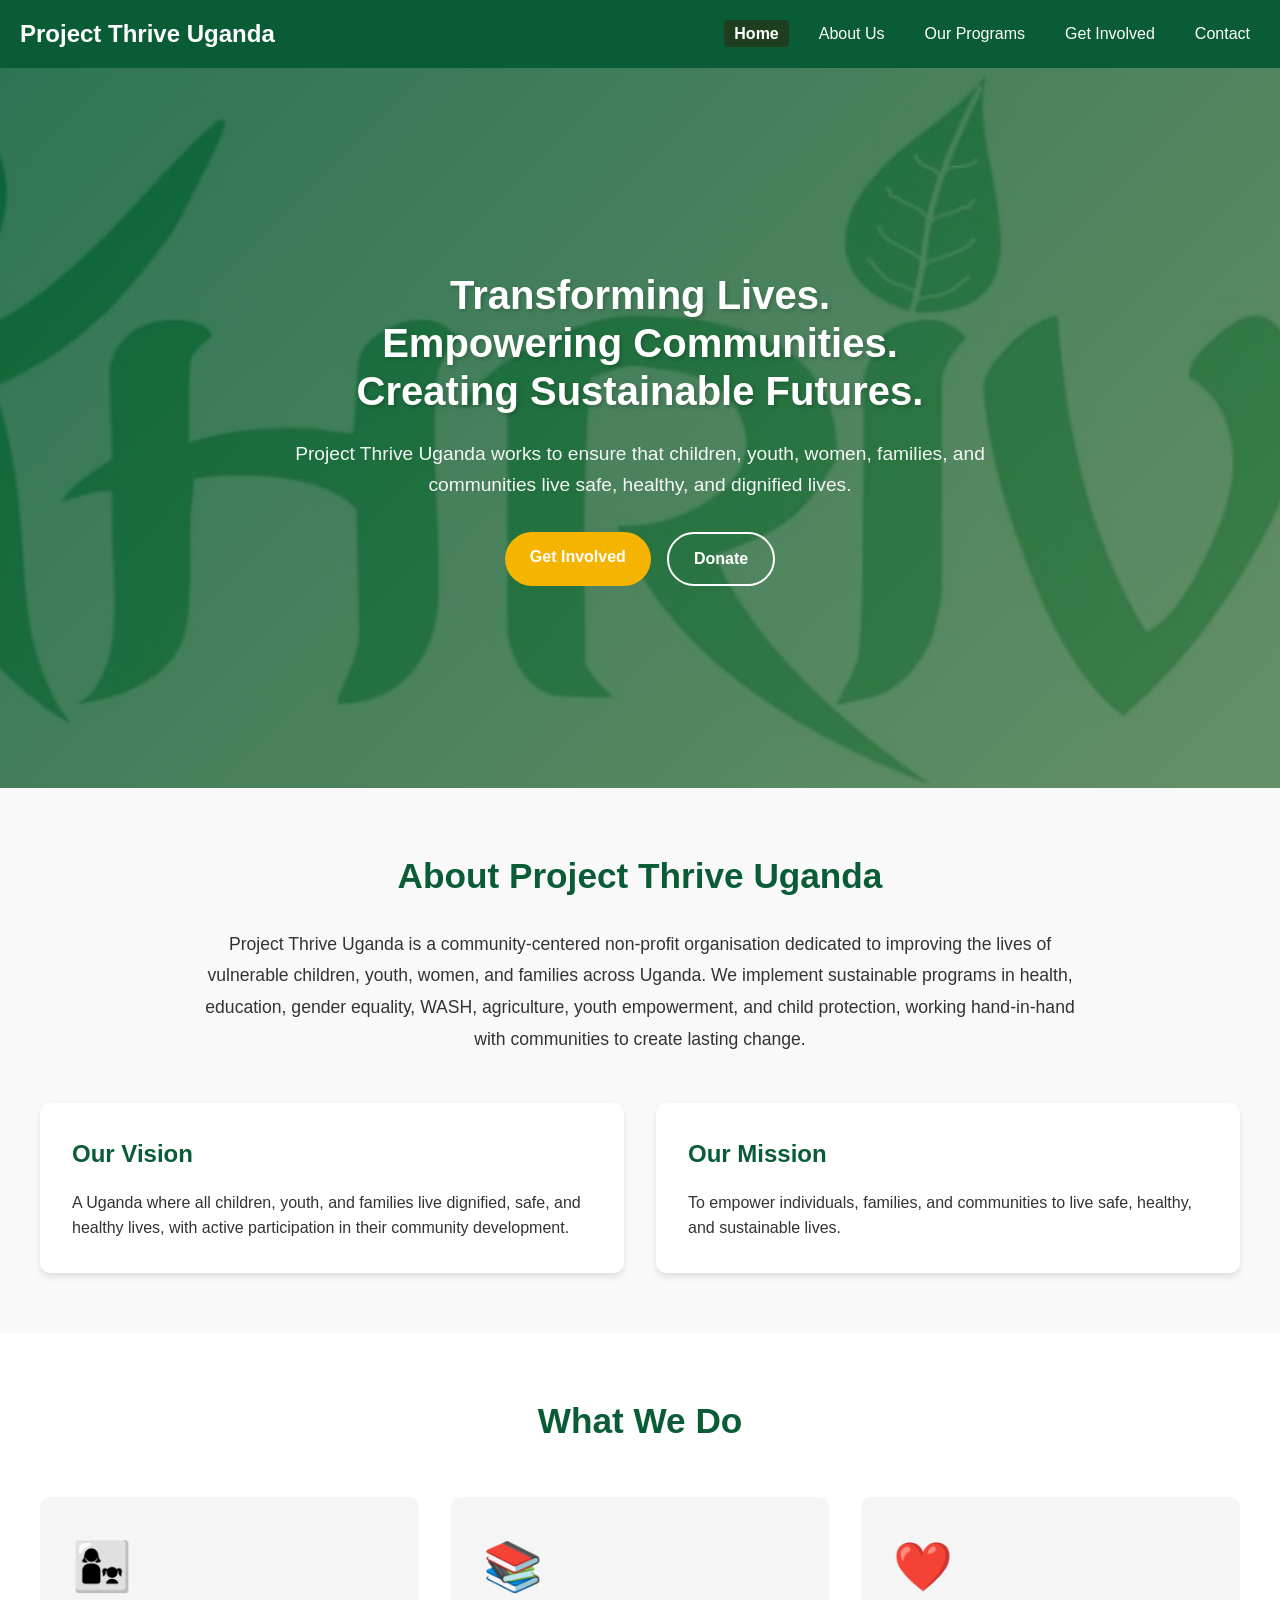
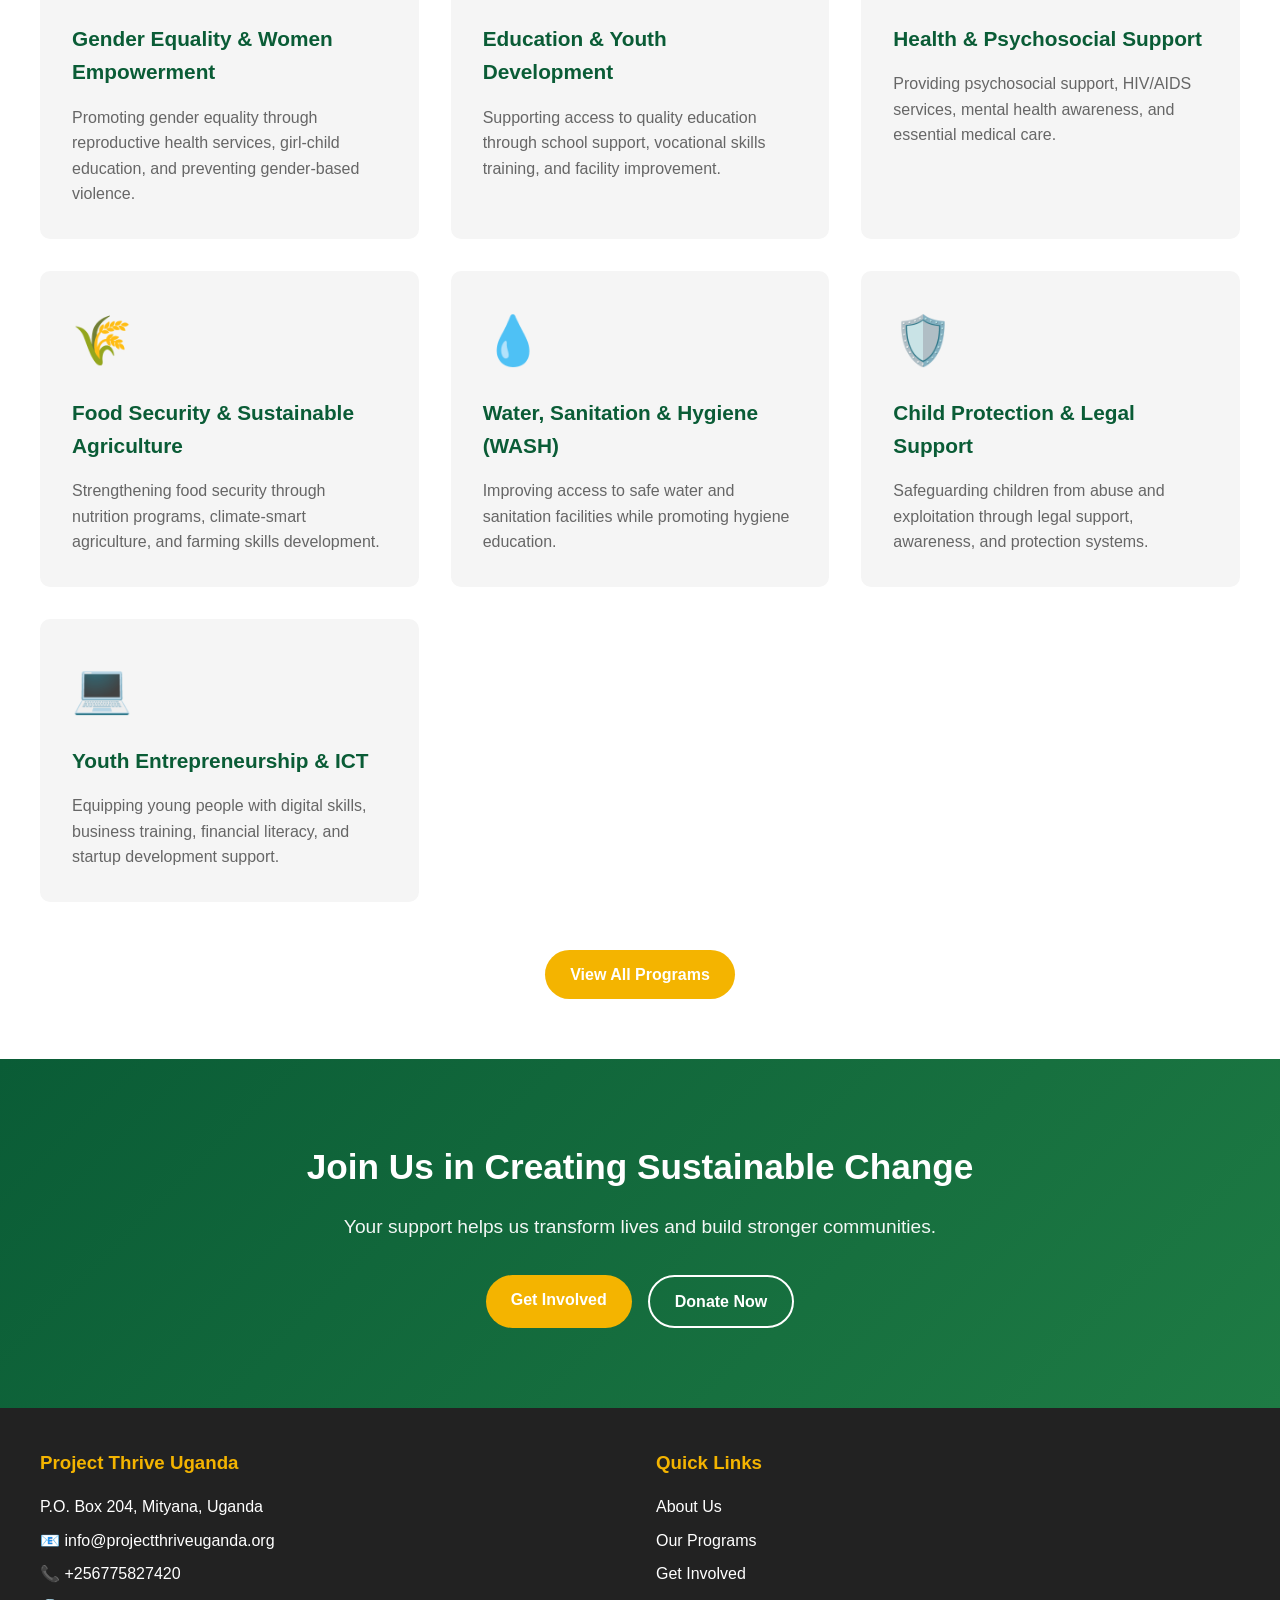
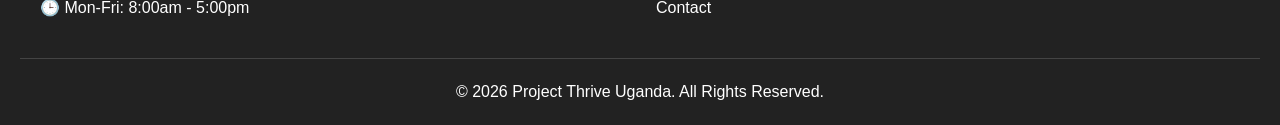
<file: index.html>
<!DOCTYPE html>
<html lang="en">
<head>
    <meta charset="UTF-8">
    <meta name="viewport" content="width=device-width, initial-scale=1.0">
    <title>Project Thrive Uganda</title>
    <link rel="stylesheet" href="css/style.css">
</head>

<body>

<!-- Navigation Bar -->
<header>
    <nav class="navbar">
        <h1 class="logo">Project Thrive Uganda</h1>

        <!-- Hamburger Menu -->
        <div class="menu-toggle" id="mobile-menu">
            ☰
        </div>

        <ul class="nav-links" id="nav-links">
            <li><a href="index.html">Home</a></li>
            <li><a href="about.html">About Us</a></li>
            <li><a href="programs.html">Our Programs</a></li>
            <li><a href="get-involved.html">Get Involved</a></li>
            <li><a href="contact.html">Contact</a></li>
        </ul>
    </nav>
</header>

<!-- Hero Section -->
<section class="hero">
    <div class="hero-content">
        <h1>Transforming Lives.<br>Empowering Communities.<br>Creating Sustainable Futures.</h1>
        <p>Project Thrive Uganda works to ensure that children, youth, women, families, and communities live safe, healthy, and dignified lives.</p>
        <div class="hero-buttons">
            <a href="get-involved.html" class="btn btn-primary">Get Involved</a>
            <a href="donate.html" class="btn btn-secondary">Donate</a>
        </div>
    </div>
</section>

<!-- About Highlight Section -->
<section class="about-highlight">
    <div class="container">
        <h2>About Project Thrive Uganda</h2>
        <p class="about-text">Project Thrive Uganda is a community-centered non-profit organisation dedicated to improving the lives of vulnerable children, youth, women, and families across Uganda. We implement sustainable programs in health, education, gender equality, WASH, agriculture, youth empowerment, and child protection, working hand-in-hand with communities to create lasting change.</p>
        
        <div class="vision-mission">
            <div class="vision-card">
                <h3>Our Vision</h3>
                <p>A Uganda where all children, youth, and families live dignified, safe, and healthy lives, with active participation in their community development.</p>
            </div>
            <div class="mission-card">
                <h3>Our Mission</h3>
                <p>To empower individuals, families, and communities to live safe, healthy, and sustainable lives.</p>
            </div>
        </div>
    </div>
</section>

<!-- What We Do Section -->
<section class="what-we-do">
    <h2>What We Do</h2>
    <div class="programs-grid">
        
        <div class="program-card">
            <div class="program-icon">👩‍👧</div>
            <h3>Gender Equality & Women Empowerment</h3>
            <p>Promoting gender equality through reproductive health services, girl-child education, and preventing gender-based violence.</p>
        </div>

        <div class="program-card">
            <div class="program-icon">📚</div>
            <h3>Education & Youth Development</h3>
            <p>Supporting access to quality education through school support, vocational skills training, and facility improvement.</p>
        </div>

        <div class="program-card">
            <div class="program-icon">❤️</div>
            <h3>Health & Psychosocial Support</h3>
            <p>Providing psychosocial support, HIV/AIDS services, mental health awareness, and essential medical care.</p>
        </div>

        <div class="program-card">
            <div class="program-icon">🌾</div>
            <h3>Food Security & Sustainable Agriculture</h3>
            <p>Strengthening food security through nutrition programs, climate-smart agriculture, and farming skills development.</p>
        </div>

        <div class="program-card">
            <div class="program-icon">💧</div>
            <h3>Water, Sanitation & Hygiene (WASH)</h3>
            <p>Improving access to safe water and sanitation facilities while promoting hygiene education.</p>
        </div>

        <div class="program-card">
            <div class="program-icon">🛡️</div>
            <h3>Child Protection & Legal Support</h3>
            <p>Safeguarding children from abuse and exploitation through legal support, awareness, and protection systems.</p>
        </div>

        <div class="program-card">
            <div class="program-icon">💻</div>
            <h3>Youth Entrepreneurship & ICT</h3>
            <p>Equipping young people with digital skills, business training, financial literacy, and startup development support.</p>
        </div>

    </div>
    
    <div class="view-all-programs">
        <a href="programs.html" class="btn btn-primary">View All Programs</a>
    </div>
</section>

<!-- Call to Action -->
<section class="cta">
    <div class="cta-content">
        <h2>Join Us in Creating Sustainable Change</h2>
        <p>Your support helps us transform lives and build stronger communities.</p>
        <div class="cta-buttons">
            <a href="get-involved.html" class="btn btn-primary">Get Involved</a>
            <a href="donate.html" class="btn btn-secondary">Donate Now</a>
        </div>
    </div>
</section>

<!-- Footer -->
<footer>
    <div class="footer-content">
        <div class="footer-section">
            <h3>Project Thrive Uganda</h3>
            <p>P.O. Box 204, Mityana, Uganda</p>
            <p>📧 info@projectthriveuganda.org</p>
            <p>📞 +256775827420</p>
            <p>🕒 Mon-Fri: 8:00am - 5:00pm</p>
        </div>
        <div class="footer-section">
            <h3>Quick Links</h3>
            <ul>
                <li><a href="about.html">About Us</a></li>
                <li><a href="programs.html">Our Programs</a></li>
                <li><a href="get-involved.html">Get Involved</a></li>
                <li><a href="contact.html">Contact</a></li>
            </ul>
        </div>
    </div>
    <div class="footer-bottom">
        <p>© 2026 Project Thrive Uganda. All Rights Reserved.</p>
    </div>
</footer>

<script src="js/script.js"></script>
</body>
</html>
</file>
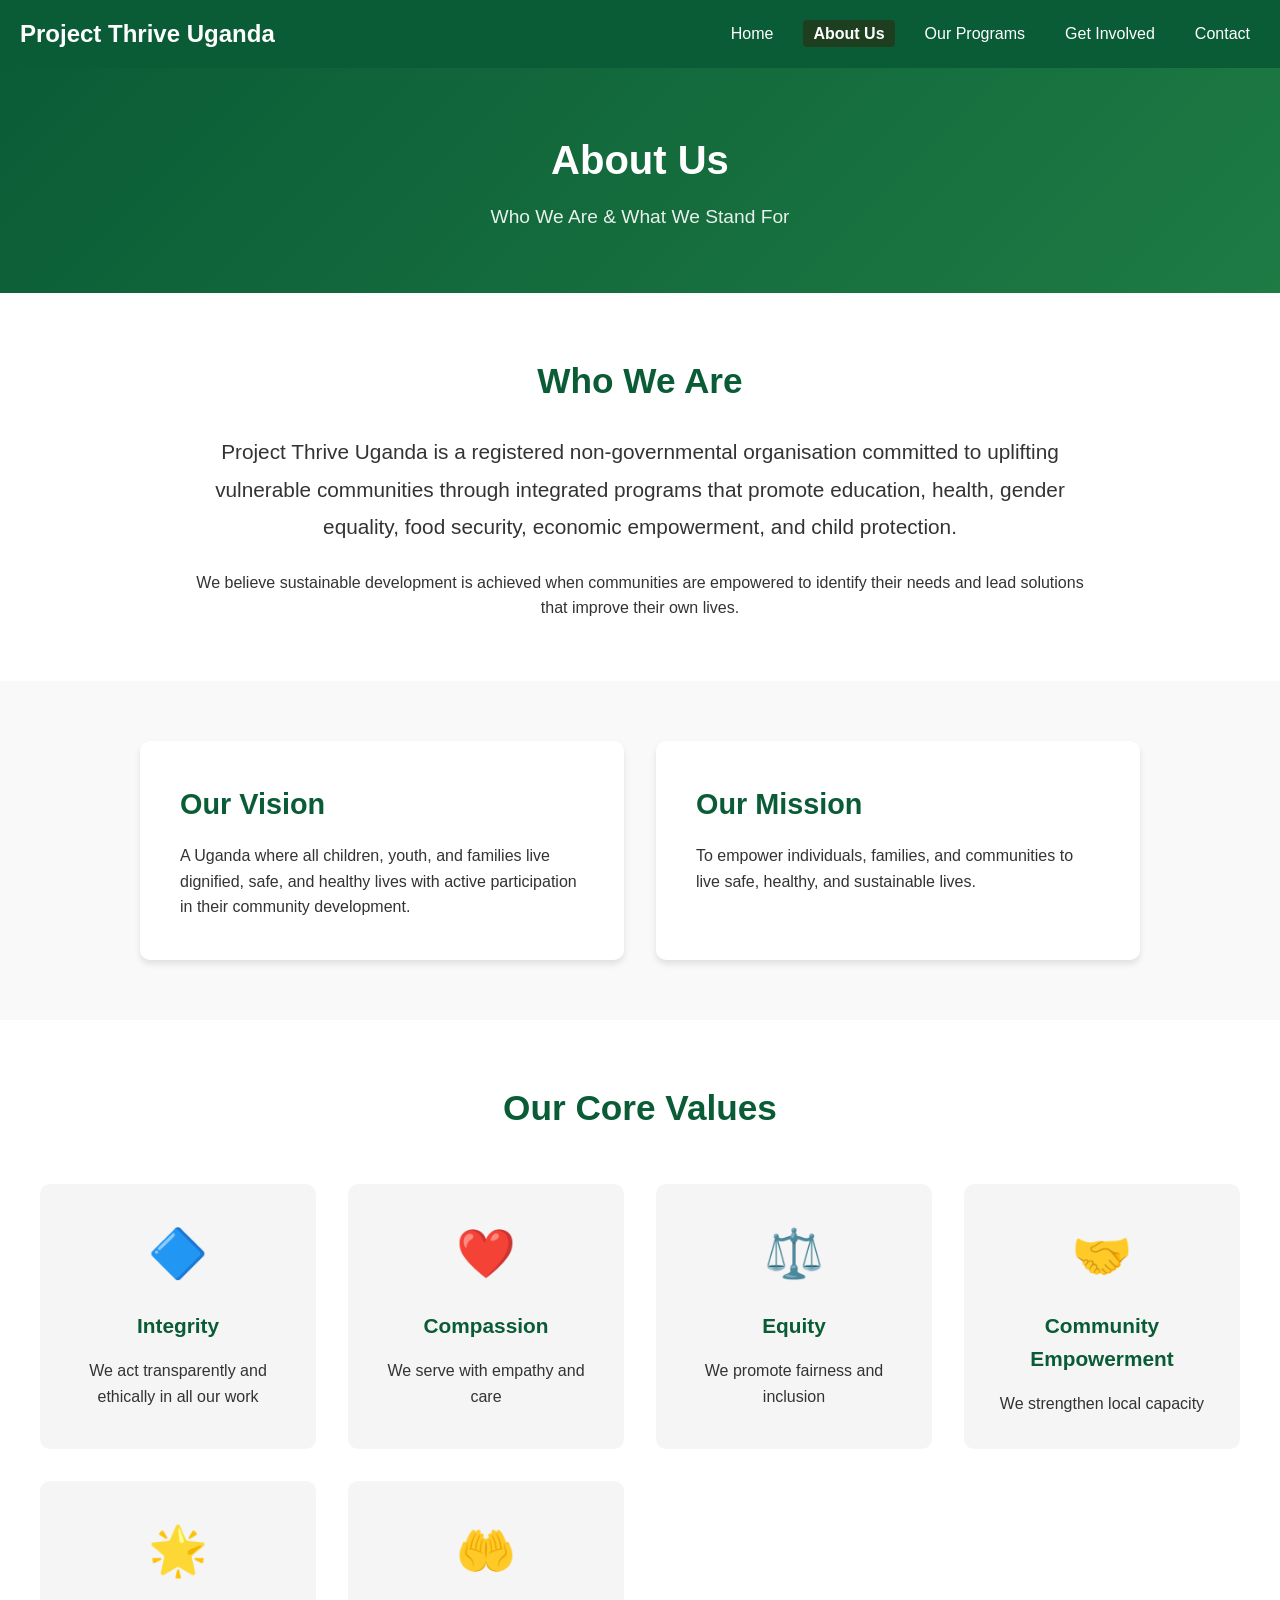
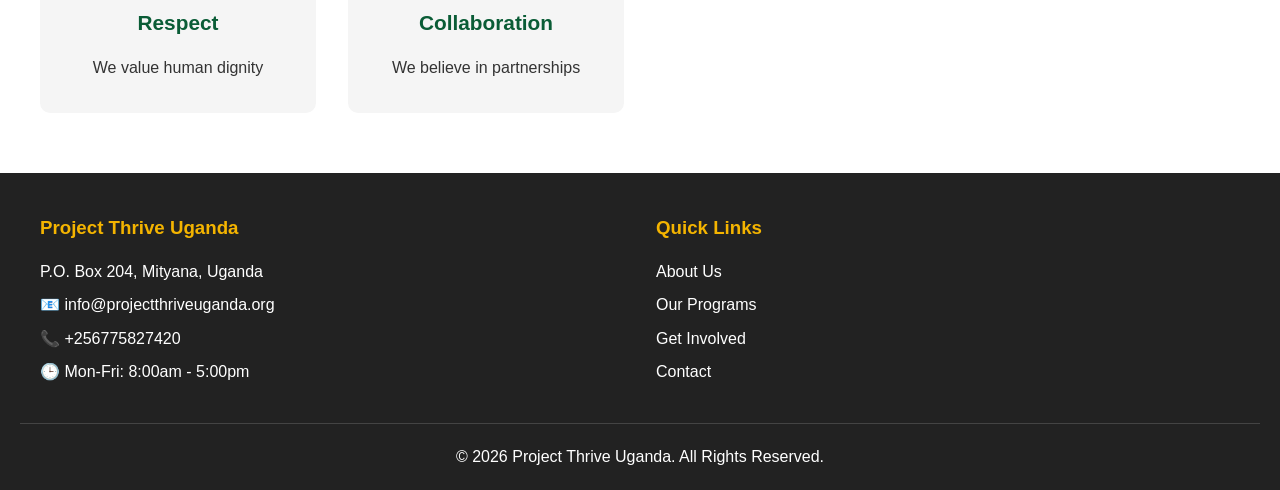
<file: about.html>
<!DOCTYPE html>
<html lang="en">
<head>
    <meta charset="UTF-8">
    <meta name="viewport" content="width=device-width, initial-scale=1.0">
    <title>About Us - Project Thrive Uganda</title>
    <link rel="stylesheet" href="css/style.css">
</head>
<body>

<!-- Navigation Bar -->
<header>
    <nav class="navbar">
        <h1 class="logo">Project Thrive Uganda</h1>

        <!-- Hamburger Menu -->
        <div class="menu-toggle" id="mobile-menu">
            ☰
        </div>

        <ul class="nav-links" id="nav-links">
            <li><a href="index.html">Home</a></li>
            <li><a href="about.html" class="active">About Us</a></li>
            <li><a href="programs.html">Our Programs</a></li>
            <li><a href="get-involved.html">Get Involved</a></li>
            <li><a href="contact.html">Contact</a></li>
        </ul>
    </nav>
</header>

<!-- Page Header -->
<section class="page-header">
    <div class="page-header-content">
        <h1>About Us</h1>
        <p>Who We Are & What We Stand For</p>
    </div>
</section>

<!-- Who We Are Section -->
<section class="who-we-are">
    <div class="container">
        <div class="who-we-are-content">
            <h2>Who We Are</h2>
            <p class="lead-text">Project Thrive Uganda is a registered non-governmental organisation committed to uplifting vulnerable communities through integrated programs that promote education, health, gender equality, food security, economic empowerment, and child protection.</p>
            <p>We believe sustainable development is achieved when communities are empowered to identify their needs and lead solutions that improve their own lives.</p>
        </div>
    </div>
</section>

<!-- Vision Mission Section -->
<section class="vision-mission-section">
    <div class="container">
        <div class="vision-mission-grid">
            <div class="vision-box">
                <h2>Our Vision</h2>
                <p>A Uganda where all children, youth, and families live dignified, safe, and healthy lives with active participation in their community development.</p>
            </div>
            <div class="mission-box">
                <h2>Our Mission</h2>
                <p>To empower individuals, families, and communities to live safe, healthy, and sustainable lives.</p>
            </div>
        </div>
    </div>
</section>

<!-- Core Values Section -->
<section class="core-values">
    <div class="container">
        <h2>Our Core Values</h2>
        <div class="values-grid">
            <div class="value-card">
                <div class="value-icon">🔷</div>
                <h3>Integrity</h3>
                <p>We act transparently and ethically in all our work</p>
            </div>
            <div class="value-card">
                <div class="value-icon">❤️</div>
                <h3>Compassion</h3>
                <p>We serve with empathy and care</p>
            </div>
            <div class="value-card">
                <div class="value-icon">⚖️</div>
                <h3>Equity</h3>
                <p>We promote fairness and inclusion</p>
            </div>
            <div class="value-card">
                <div class="value-icon">🤝</div>
                <h3>Community Empowerment</h3>
                <p>We strengthen local capacity</p>
            </div>
            <div class="value-card">
                <div class="value-icon">🌟</div>
                <h3>Respect</h3>
                <p>We value human dignity</p>
            </div>
            <div class="value-card">
                <div class="value-icon">🤲</div>
                <h3>Collaboration</h3>
                <p>We believe in partnerships</p>
            </div>
        </div>
    </div>
</section>



<!-- Footer -->
<footer>
    <div class="footer-content">
        <div class="footer-section">
            <h3>Project Thrive Uganda</h3>
            <p>P.O. Box 204, Mityana, Uganda</p>
            <p>📧 info@projectthriveuganda.org</p>
            <p>📞 +256775827420</p>
            <p>🕒 Mon-Fri: 8:00am - 5:00pm</p>
        </div>
        <div class="footer-section">
            <h3>Quick Links</h3>
            <ul>
                <li><a href="about.html">About Us</a></li>
                <li><a href="programs.html">Our Programs</a></li>
                <li><a href="get-involved.html">Get Involved</a></li>
                <li><a href="contact.html">Contact</a></li>
            </ul>
        </div>
    </div>
    <div class="footer-bottom">
        <p>© 2026 Project Thrive Uganda. All Rights Reserved.</p>
    </div>
</footer>

<script src="js/script.js"></script>
</body>
</html>
</file>
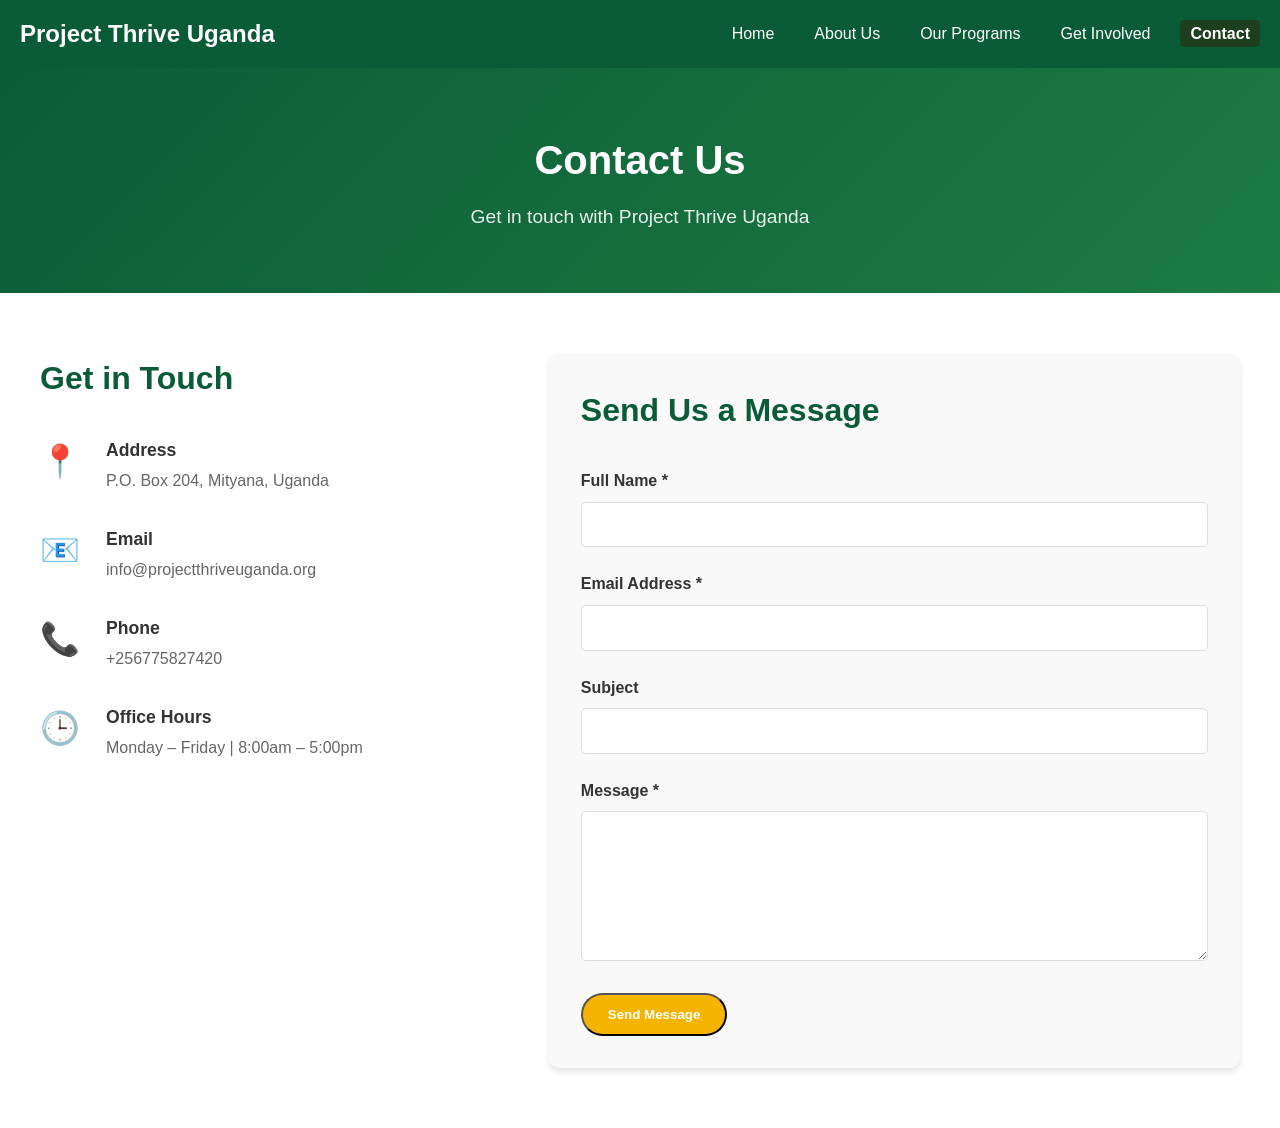
<file: contact.html>
<!DOCTYPE html>
<html lang="en">
<head>
    <meta charset="UTF-8">
    <meta name="viewport" content="width=device-width, initial-scale=1.0">
    <title>Contact Us - Project Thrive Uganda</title>
    <link rel="stylesheet" href="css/style.css">
</head>
<body>

<!-- Navigation Bar -->
<header>
    <nav class="navbar">
        <h1 class="logo">Project Thrive Uganda</h1>

        <!-- Hamburger Menu -->
        <div class="menu-toggle" id="mobile-menu">
            ☰
        </div>

        <ul class="nav-links" id="nav-links">
            <li><a href="index.html">Home</a></li>
            <li><a href="about.html">About Us</a></li>
            <li><a href="programs.html">Our Programs</a></li>
            <li><a href="get-involved.html">Get Involved</a></li>
            <li><a href="contact.html" class="active">Contact</a></li>
        </ul>
    </nav>
</header>

<!-- Page Header -->
<section class="page-header">
    <div class="page-header-content">
        <h1>Contact Us</h1>
        <p>Get in touch with Project Thrive Uganda</p>
    </div>
</section>

<!-- Contact Section -->
<section class="contact-section">
    <div class="container">
        
        <div class="contact-grid">
            
            <!-- Contact Information -->
            <div class="contact-info">
                <h2>Get in Touch</h2>
                
                <div class="info-item">
                    <div class="info-icon">📍</div>
                    <div class="info-content">
                        <h3>Address</h3>
                        <p>P.O. Box 204, Mityana, Uganda</p>
                    </div>
                </div>

                <div class="info-item">
                    <div class="info-icon">📧</div>
                    <div class="info-content">
                        <h3>Email</h3>
                        <p>info@projectthriveuganda.org</p>
                    </div>
                </div>

                <div class="info-item">
                    <div class="info-icon">📞</div>
                    <div class="info-content">
                        <h3>Phone</h3>
                        <p>+256775827420</p>
                    </div>
                </div>

                <div class="info-item">
                    <div class="info-icon">🕒</div>
                    <div class="info-content">
                        <h3>Office Hours</h3>
                        <p>Monday – Friday | 8:00am – 5:00pm</p>
                    </div>
                </div>

            </div>

            <!-- Contact Form -->
            <div class="contact-form">
                <h2>Send Us a Message</h2>
                
                <form id="contactForm">
                    <div class="form-group">
                        <label for="name">Full Name *</label>
                        <input type="text" id="name" name="name" required>
                    </div>

                    <div class="form-group">
                        <label for="email">Email Address *</label>
                        <input type="email" id="email" name="email" required>
                    </div>

                    <div class="form-group">
                        <label for="subject">Subject</label>
                        <input type="text" id="subject" name="subject">
                    </div>

                    <div class="form-group">
                        <label for="message">Message *</label>
                        <textarea id="message" name="message" required></textarea>
                    </div>

                    <button type="submit" class="btn btn-primary">Send Message</button>
                </form>
            </div>
</file>
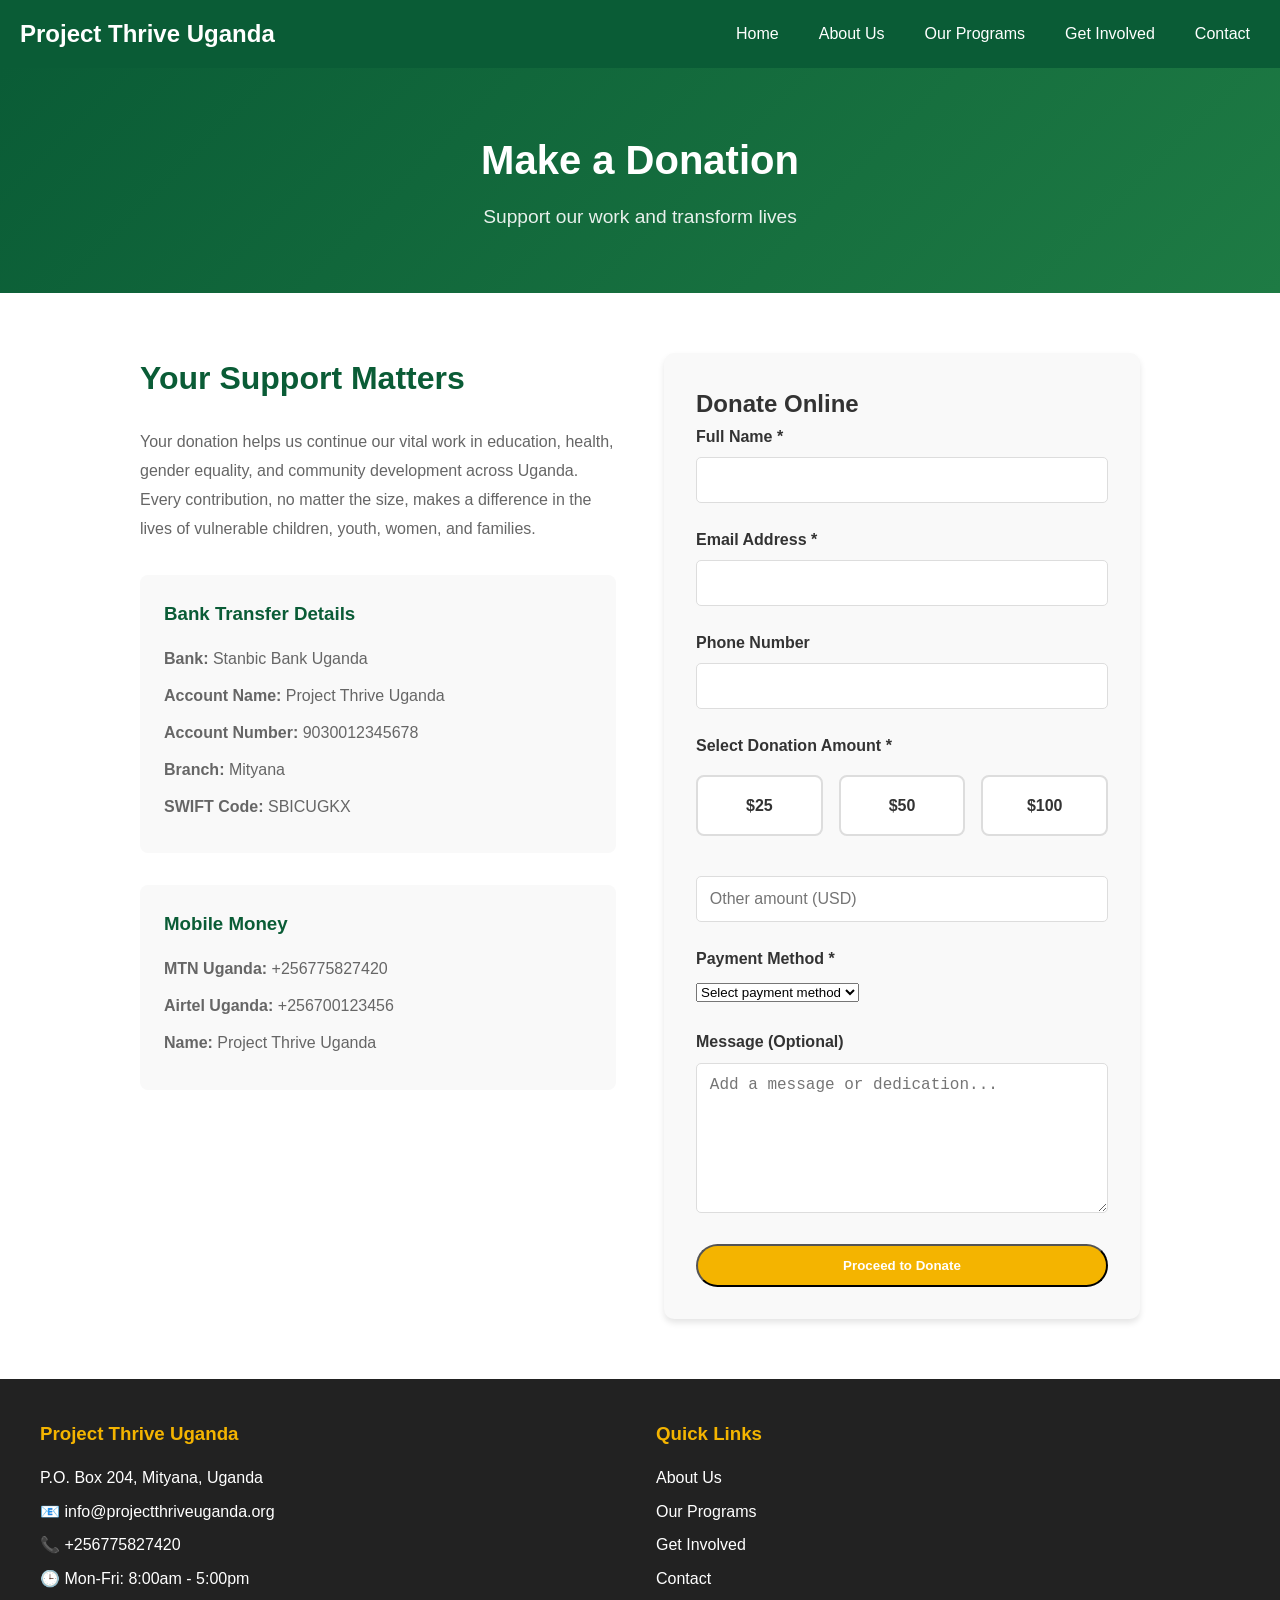
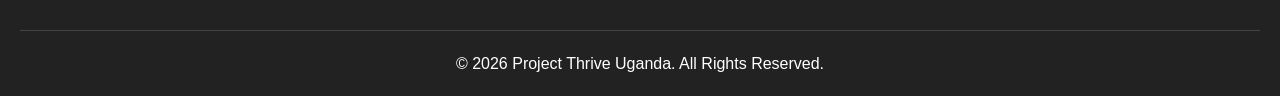
<file: donate.html>
<!DOCTYPE html>
<html lang="en">
<head>
    <meta charset="UTF-8">
    <meta name="viewport" content="width=device-width, initial-scale=1.0">
    <title>Donate - Project Thrive Uganda</title>
    <link rel="stylesheet" href="css/style.css">
</head>
<body>

<!-- Navigation Bar -->
<header>
    <nav class="navbar">
        <h1 class="logo">Project Thrive Uganda</h1>

        <!-- Hamburger Menu -->
        <div class="menu-toggle" id="mobile-menu">
            ☰
        </div>

        <ul class="nav-links" id="nav-links">
            <li><a href="index.html">Home</a></li>
            <li><a href="about.html">About Us</a></li>
            <li><a href="programs.html">Our Programs</a></li>
            <li><a href="get-involved.html">Get Involved</a></li>
            <li><a href="contact.html">Contact</a></li>
        </ul>
    </nav>
</header>

<!-- Page Header -->
<section class="page-header">
    <div class="page-header-content">
        <h1>Make a Donation</h1>
        <p>Support our work and transform lives</p>
    </div>
</section>

<!-- Donate Section -->
<section class="donate-section">
    <div class="container">
        
        <div class="donate-grid">
            
            <!-- Donation Information -->
            <div class="donate-info">
                <h2>Your Support Matters</h2>
                <p>Your donation helps us continue our vital work in education, health, gender equality, and community development across Uganda. Every contribution, no matter the size, makes a difference in the lives of vulnerable children, youth, women, and families.</p>
                
                <div class="bank-details">
                    <h3>Bank Transfer Details</h3>
                    <p><strong>Bank:</strong> Stanbic Bank Uganda</p>
                    <p><strong>Account Name:</strong> Project Thrive Uganda</p>
                    <p><strong>Account Number:</strong> 9030012345678</p>
                    <p><strong>Branch:</strong> Mityana</p>
                    <p><strong>SWIFT Code:</strong> SBICUGKX</p>
                </div>

                <div class="bank-details">
                    <h3>Mobile Money</h3>
                    <p><strong>MTN Uganda:</strong> +256775827420</p>
                    <p><strong>Airtel Uganda:</strong> +256700123456</p>
                    <p><strong>Name:</strong> Project Thrive Uganda</p>
                </div>
            </div>

            <!-- Donation Form -->
            <div class="donate-form">
                <h2>Donate Online</h2>
                
                <form id="donateForm">
                    <div class="form-group">
                        <label for="fullName">Full Name *</label>
                        <input type="text" id="fullName" name="fullName" required>
                    </div>

                    <div class="form-group">
                        <label for="email">Email Address *</label>
                        <input type="email" id="email" name="email" required>
                    </div>

                    <div class="form-group">
                        <label for="phone">Phone Number</label>
                        <input type="tel" id="phone" name="phone">
                    </div>

                    <div class="form-group">
                        <label>Select Donation Amount *</label>
                        <div class="donation-options">
                            <div class="donation-option">
                                <input type="radio" id="amount25" name="amount" value="25">
                                <label for="amount25">$25</label>
                            </div>
                            <div class="donation-option">
                                <input type="radio" id="amount50" name="amount" value="50">
                                <label for="amount50">$50</label>
                            </div>
                            <div class="donation-option">
                                <input type="radio" id="amount100" name="amount" value="100">
                                <label for="amount100">$100</label>
                            </div>
                        </div>
                        
                        <div class="other-amount">
                            <input type="number" id="otherAmount" name="otherAmount" placeholder="Other amount (USD)">
                        </div>
                    </div>

                    <div class="form-group">
                        <label for="paymentMethod">Payment Method *</label>
                        <select id="paymentMethod" name="paymentMethod" required>
                            <option value="">Select payment method</option>
                            <option value="credit">Credit/Debit Card</option>
                            <option value="paypal">PayPal</option>
                            <option value="bank">Bank Transfer</option>
                            <option value="mobile">Mobile Money</option>
                        </select>
                    </div>

                    <div class="form-group">
                        <label for="message">Message (Optional)</label>
                        <textarea id="message" name="message" rows="3" placeholder="Add a message or dedication..."></textarea>
                    </div>

                    <button type="submit" class="btn btn-primary" style="width: 100%;">Proceed to Donate</button>
                </form>
            </div>

        </div>

    </div>
</section>

<!-- Footer -->
<footer>
    <div class="footer-content">
        <div class="footer-section">
            <h3>Project Thrive Uganda</h3>
            <p>P.O. Box 204, Mityana, Uganda</p>
            <p>📧 info@projectthriveuganda.org</p>
            <p>📞 +256775827420</p>
            <p>🕒 Mon-Fri: 8:00am - 5:00pm</p>
        </div>
        <div class="footer-section">
            <h3>Quick Links</h3>
            <ul>
                <li><a href="about.html">About Us</a></li>
                <li><a href="programs.html">Our Programs</a></li>
                <li><a href="get-involved.html">Get Involved</a></li>
                <li><a href="contact.html">Contact</a></li>
            </ul>
        </div>
    </div>
    <div class="footer-bottom">
        <p>© 2026 Project Thrive Uganda. All Rights Reserved.</p>
    </div>
</footer>

<script src="js/script.js"></script>
</body>
</html>
</file>
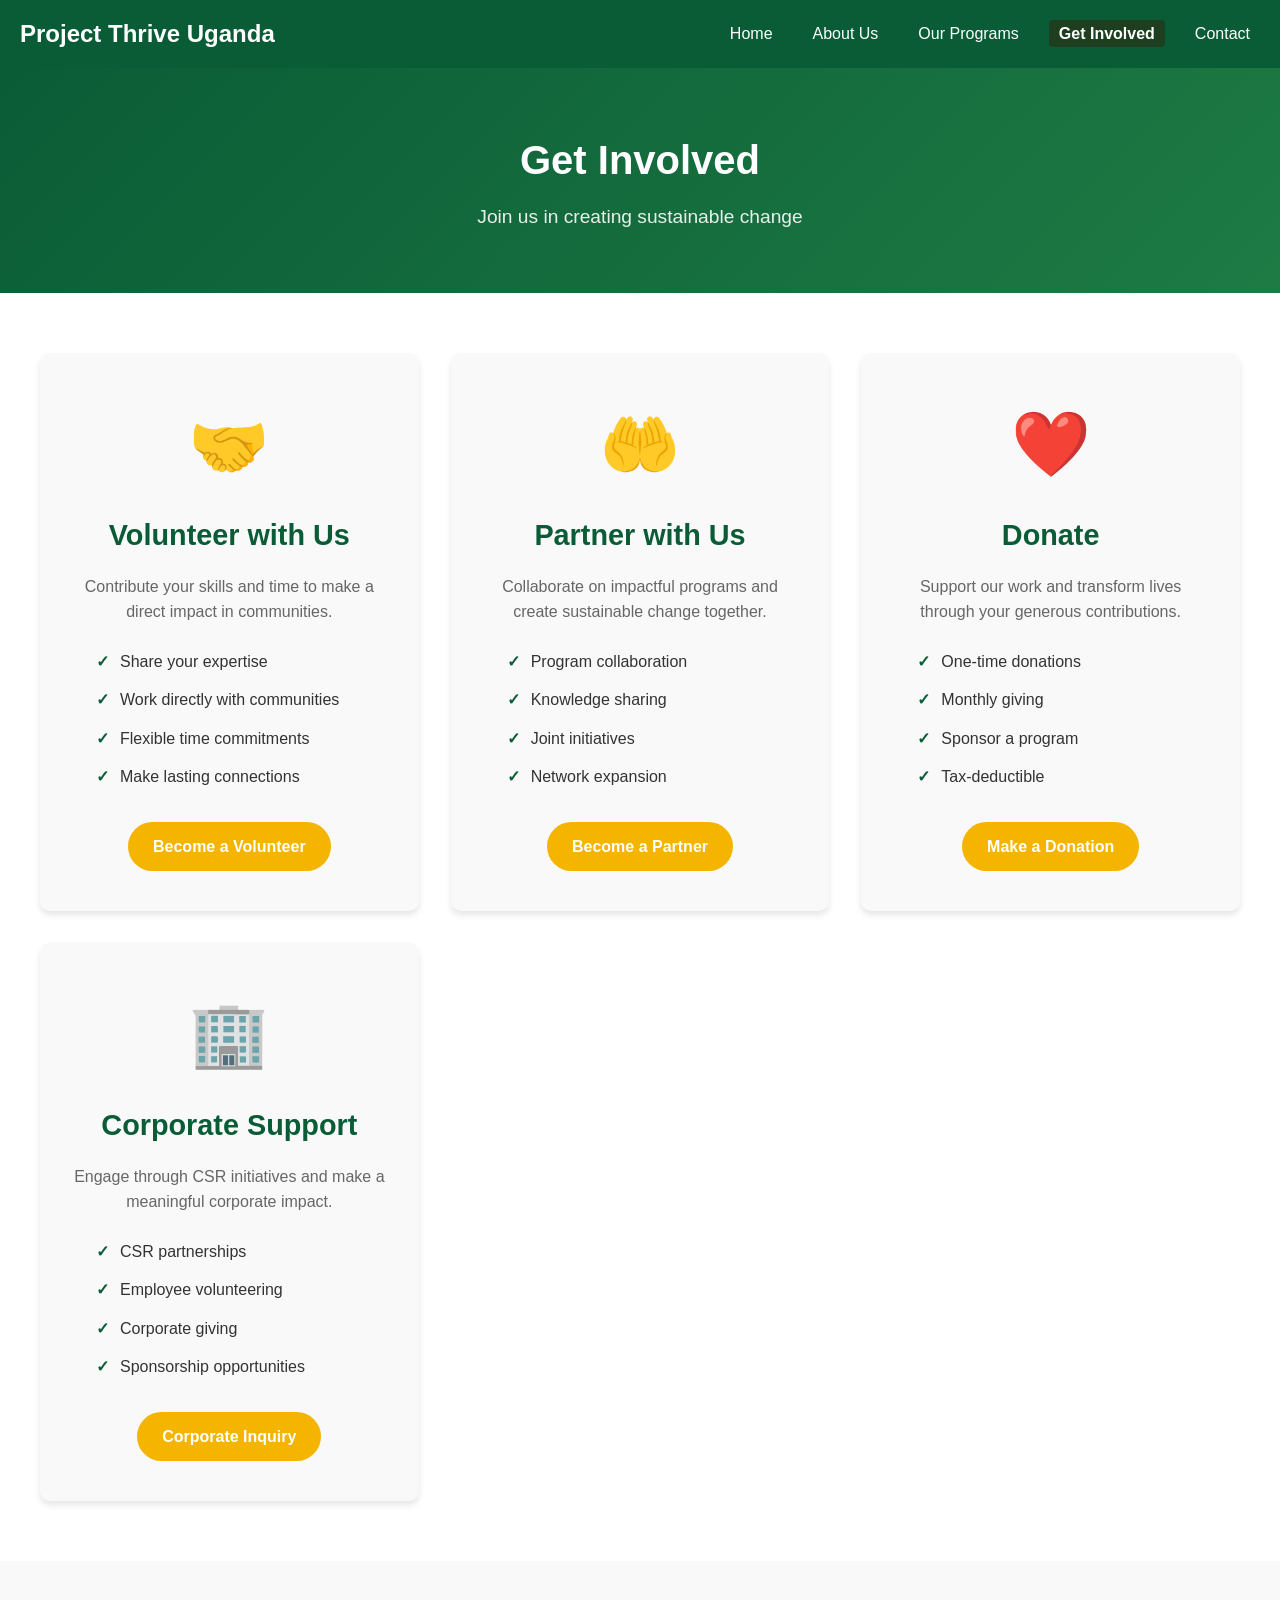
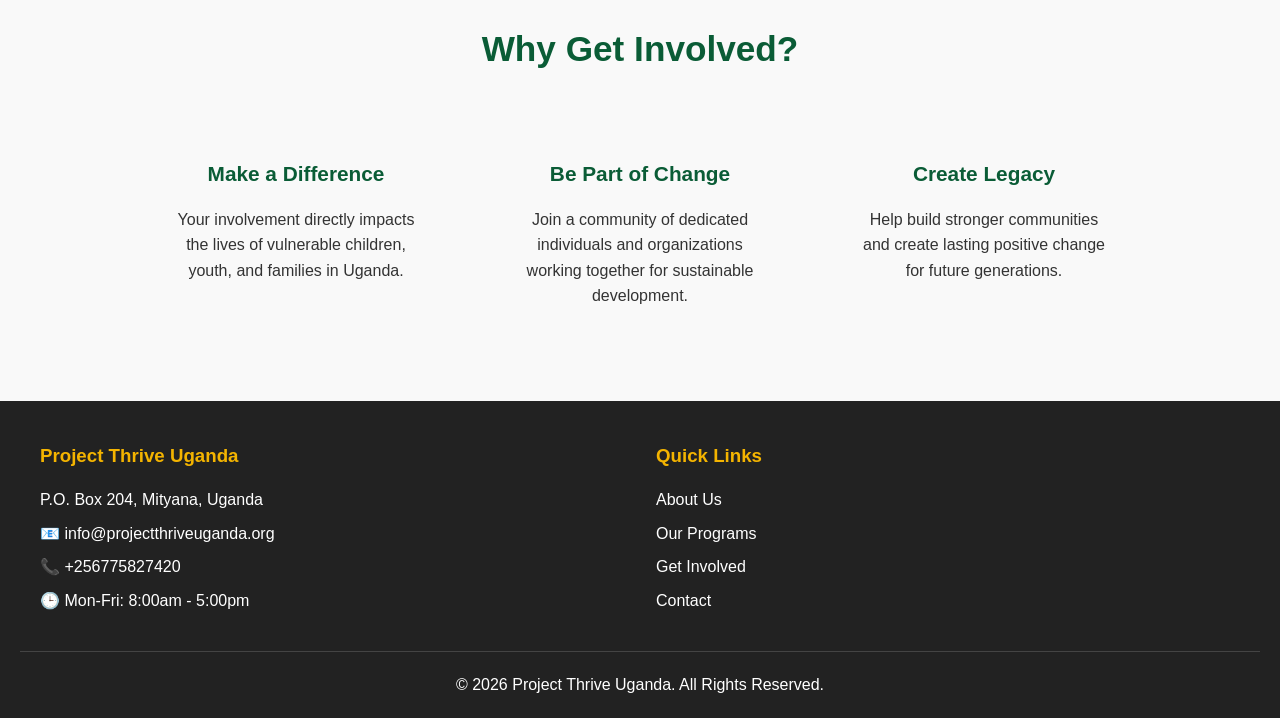
<file: get-involved.html>
<!DOCTYPE html>
<html lang="en">
<head>
    <meta charset="UTF-8">
    <meta name="viewport" content="width=device-width, initial-scale=1.0">
    <title>Get Involved - Project Thrive Uganda</title>
    <link rel="stylesheet" href="css/style.css">
</head>
<body>

<!-- Navigation Bar -->
<header>
    <nav class="navbar">
        <h1 class="logo">Project Thrive Uganda</h1>

        <!-- Hamburger Menu -->
        <div class="menu-toggle" id="mobile-menu">
            ☰
        </div>

        <ul class="nav-links" id="nav-links">
            <li><a href="index.html">Home</a></li>
            <li><a href="about.html">About Us</a></li>
            <li><a href="programs.html">Our Programs</a></li>
            <li><a href="get-involved.html" class="active">Get Involved</a></li>
            <li><a href="contact.html">Contact</a></li>
        </ul>
    </nav>
</header>

<!-- Page Header -->
<section class="page-header">
    <div class="page-header-content">
        <h1>Get Involved</h1>
        <p>Join us in creating sustainable change</p>
    </div>
</section>

<!-- Involvement Options -->
<section class="involvement-options">
    <div class="container">
        
        <div class="involvement-grid">
            
            <!-- Volunteer -->
            <div class="involvement-card">
                <div class="involvement-icon">🤝</div>
                <h2>Volunteer with Us</h2>
                <p>Contribute your skills and time to make a direct impact in communities.</p>
                <ul class="involvement-benefits">
                    <li>Share your expertise</li>
                    <li>Work directly with communities</li>
                    <li>Flexible time commitments</li>
                    <li>Make lasting connections</li>
                </ul>
                <a href="contact.html" class="btn btn-primary">Become a Volunteer</a>
            </div>

            <!-- Partner -->
            <div class="involvement-card">
                <div class="involvement-icon">🤲</div>
                <h2>Partner with Us</h2>
                <p>Collaborate on impactful programs and create sustainable change together.</p>
                <ul class="involvement-benefits">
                    <li>Program collaboration</li>
                    <li>Knowledge sharing</li>
                    <li>Joint initiatives</li>
                    <li>Network expansion</li>
                </ul>
                <a href="contact.html" class="btn btn-primary">Become a Partner</a>
            </div>

            <!-- Donate -->
            <div class="involvement-card">
                <div class="involvement-icon">❤️</div>
                <h2>Donate</h2>
                <p>Support our work and transform lives through your generous contributions.</p>
                <ul class="involvement-benefits">
                    <li>One-time donations</li>
                    <li>Monthly giving</li>
                    <li>Sponsor a program</li>
                    <li>Tax-deductible</li>
                </ul>
                <a href="donate.html" class="btn btn-primary">Make a Donation</a>
            </div>

            <!-- Corporate Support -->
            <div class="involvement-card">
                <div class="involvement-icon">🏢</div>
                <h2>Corporate Support</h2>
                <p>Engage through CSR initiatives and make a meaningful corporate impact.</p>
                <ul class="involvement-benefits">
                    <li>CSR partnerships</li>
                    <li>Employee volunteering</li>
                    <li>Corporate giving</li>
                    <li>Sponsorship opportunities</li>
                </ul>
                <a href="contact.html" class="btn btn-primary">Corporate Inquiry</a>
            </div>

        </div>

    </div>
</section>

<!-- Why Get Involved -->
<section class="why-involved">
    <div class="container">
        <h2>Why Get Involved?</h2>
        <div class="why-grid">
            <div class="why-item">
                <h3>Make a Difference</h3>
                <p>Your involvement directly impacts the lives of vulnerable children, youth, and families in Uganda.</p>
            </div>
            <div class="why-item">
                <h3>Be Part of Change</h3>
                <p>Join a community of dedicated individuals and organizations working together for sustainable development.</p>
            </div>
            <div class="why-item">
                <h3>Create Legacy</h3>
                <p>Help build stronger communities and create lasting positive change for future generations.</p>
            </div>
        </div>
    </div>
</section>

<!-- Footer -->
<footer>
    <div class="footer-content">
        <div class="footer-section">
            <h3>Project Thrive Uganda</h3>
            <p>P.O. Box 204, Mityana, Uganda</p>
            <p>📧 info@projectthriveuganda.org</p>
            <p>📞 +256775827420</p>
            <p>🕒 Mon-Fri: 8:00am - 5:00pm</p>
        </div>
        <div class="footer-section">
            <h3>Quick Links</h3>
            <ul>
                <li><a href="about.html">About Us</a></li>
                <li><a href="programs.html">Our Programs</a></li>
                <li><a href="get-involved.html">Get Involved</a></li>
                <li><a href="contact.html">Contact</a></li>
            </ul>
        </div>
    </div>
    <div class="footer-bottom">
        <p>© 2026 Project Thrive Uganda. All Rights Reserved.</p>
    </div>
</footer>

<script src="js/script.js"></script>
</body>
</html>
</file>
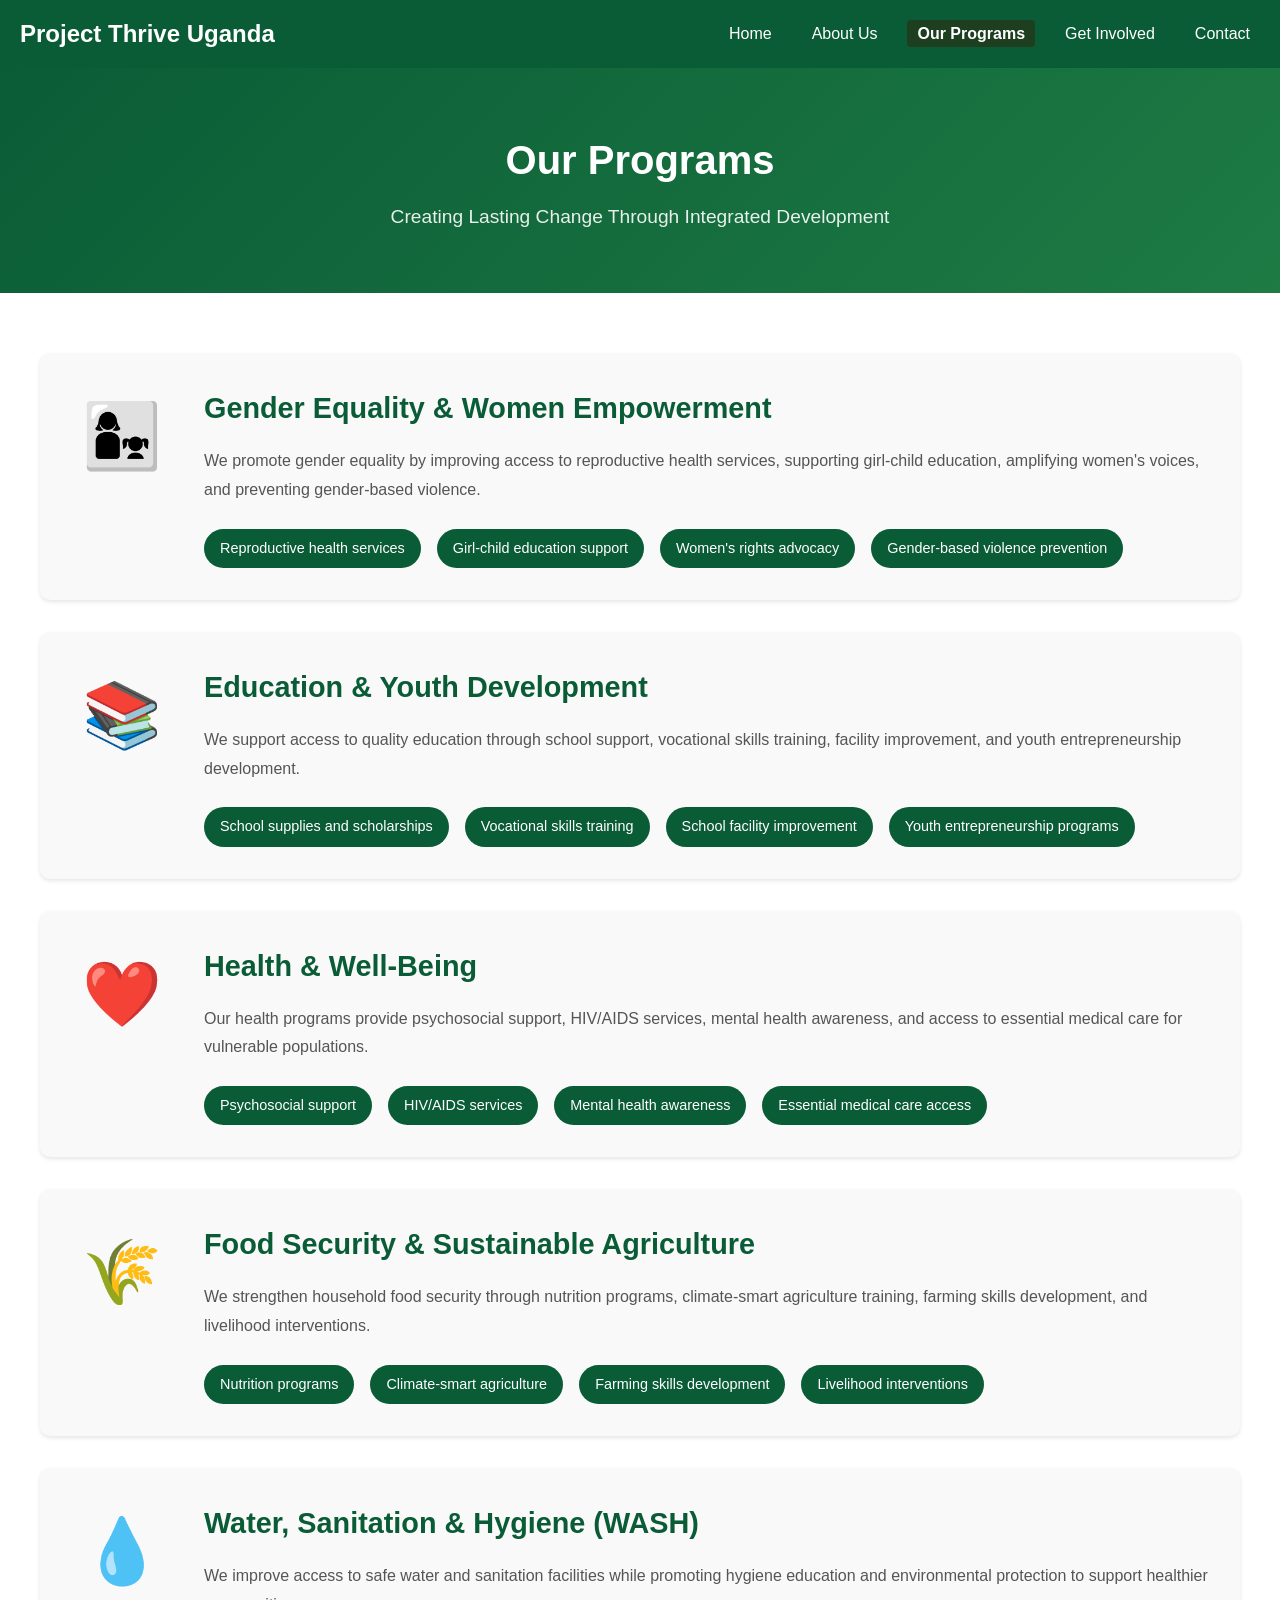
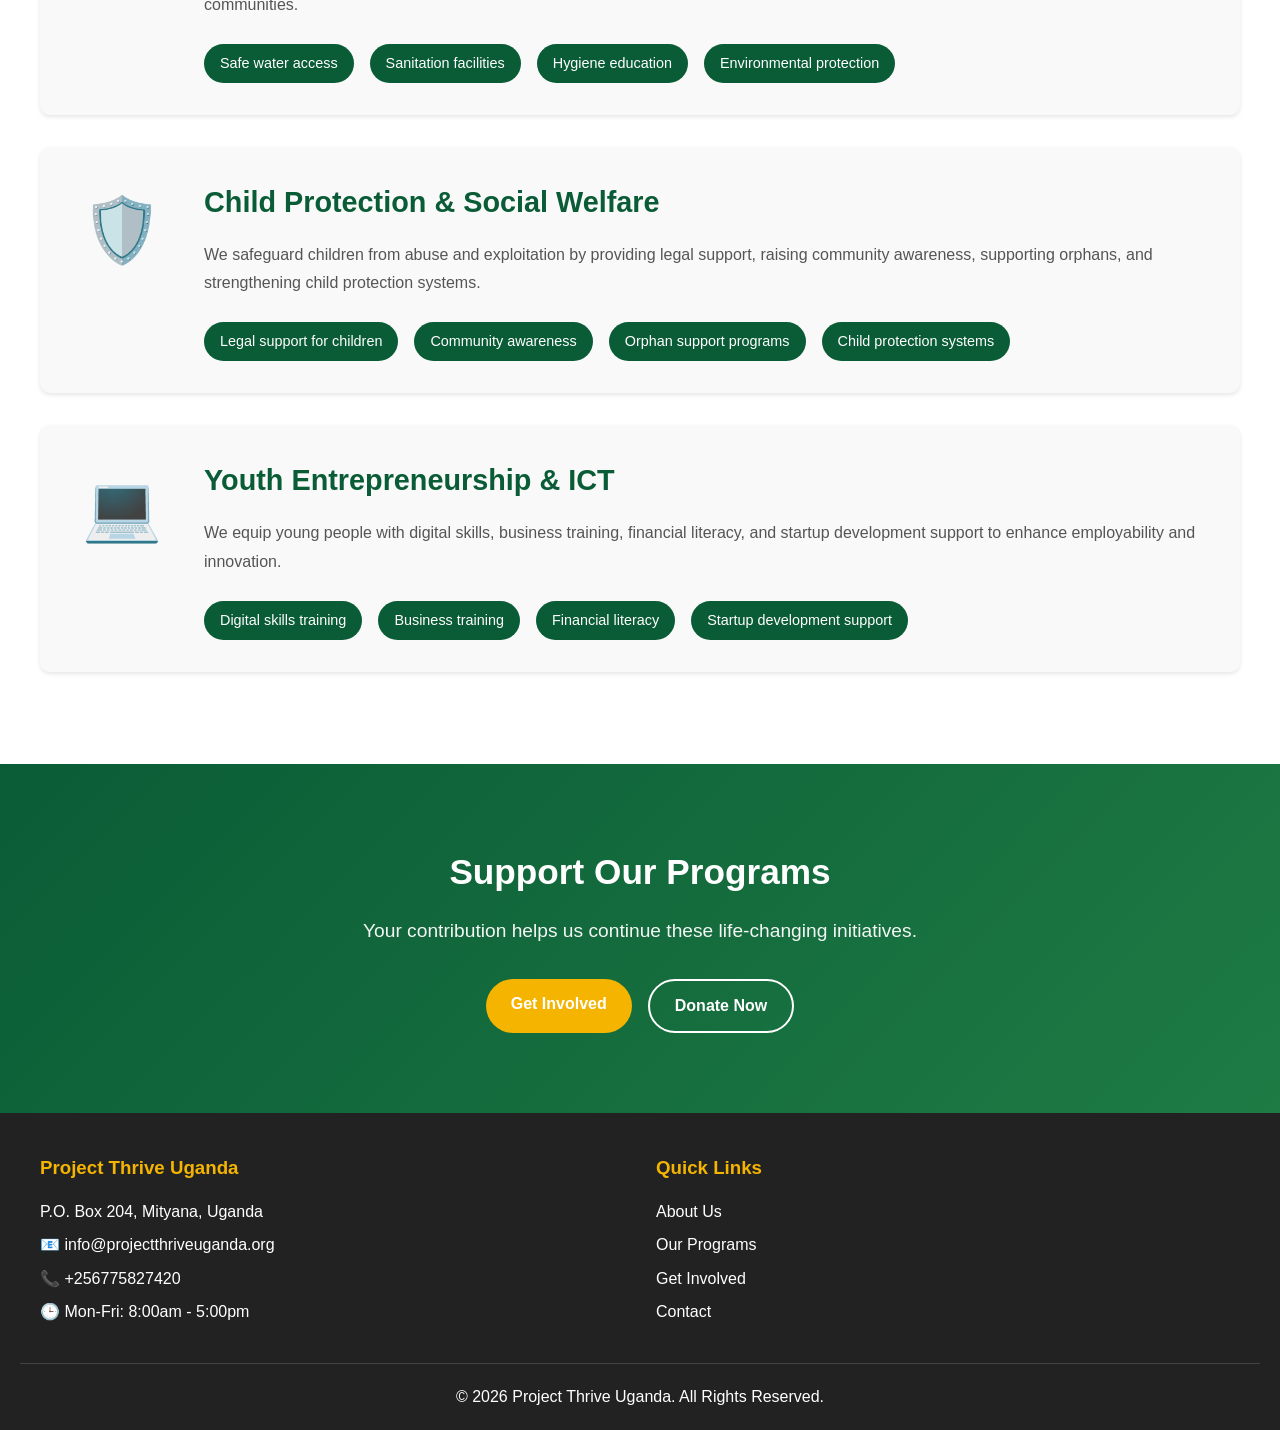
<file: programs.html>
<!DOCTYPE html>
<html lang="en">
<head>
    <meta charset="UTF-8">
    <meta name="viewport" content="width=device-width, initial-scale=1.0">
    <title>Our Programs - Project Thrive Uganda</title>
    <link rel="stylesheet" href="css/style.css">
</head>
<body>

<!-- Navigation Bar -->
<header>
    <nav class="navbar">
        <h1 class="logo">Project Thrive Uganda</h1>

        <!-- Hamburger Menu -->
        <div class="menu-toggle" id="mobile-menu">
            ☰
        </div>

        <ul class="nav-links" id="nav-links">
            <li><a href="index.html">Home</a></li>
            <li><a href="about.html">About Us</a></li>
            <li><a href="programs.html" class="active">Our Programs</a></li>
            <li><a href="get-involved.html">Get Involved</a></li>
            <li><a href="contact.html">Contact</a></li>
        </ul>
    </nav>
</header>

<!-- Page Header -->
<section class="page-header">
    <div class="page-header-content">
        <h1>Our Programs</h1>
        <p>Creating Lasting Change Through Integrated Development</p>
    </div>
</section>

<!-- Programs Detailed Section -->
<section class="programs-detailed">
    <div class="container">
        
        <!-- Program 1 -->
        <div class="program-detailed-card">
            <div class="program-detailed-icon">👩‍👧</div>
            <div class="program-detailed-content">
                <h2>Gender Equality & Women Empowerment</h2>
                <p>We promote gender equality by improving access to reproductive health services, supporting girl-child education, amplifying women's voices, and preventing gender-based violence.</p>
                <ul class="program-highlights">
                    <li>Reproductive health services</li>
                    <li>Girl-child education support</li>
                    <li>Women's rights advocacy</li>
                    <li>Gender-based violence prevention</li>
                </ul>
            </div>
        </div>

        <!-- Program 2 -->
        <div class="program-detailed-card">
            <div class="program-detailed-icon">📚</div>
            <div class="program-detailed-content">
                <h2>Education & Youth Development</h2>
                <p>We support access to quality education through school support, vocational skills training, facility improvement, and youth entrepreneurship development.</p>
                <ul class="program-highlights">
                    <li>School supplies and scholarships</li>
                    <li>Vocational skills training</li>
                    <li>School facility improvement</li>
                    <li>Youth entrepreneurship programs</li>
                </ul>
            </div>
        </div>

        <!-- Program 3 -->
        <div class="program-detailed-card">
            <div class="program-detailed-icon">❤️</div>
            <div class="program-detailed-content">
                <h2>Health & Well-Being</h2>
                <p>Our health programs provide psychosocial support, HIV/AIDS services, mental health awareness, and access to essential medical care for vulnerable populations.</p>
                <ul class="program-highlights">
                    <li>Psychosocial support</li>
                    <li>HIV/AIDS services</li>
                    <li>Mental health awareness</li>
                    <li>Essential medical care access</li>
                </ul>
            </div>
        </div>

        <!-- Program 4 -->
        <div class="program-detailed-card">
            <div class="program-detailed-icon">🌾</div>
            <div class="program-detailed-content">
                <h2>Food Security & Sustainable Agriculture</h2>
                <p>We strengthen household food security through nutrition programs, climate-smart agriculture training, farming skills development, and livelihood interventions.</p>
                <ul class="program-highlights">
                    <li>Nutrition programs</li>
                    <li>Climate-smart agriculture</li>
                    <li>Farming skills development</li>
                    <li>Livelihood interventions</li>
                </ul>
            </div>
        </div>

        <!-- Program 5 -->
        <div class="program-detailed-card">
            <div class="program-detailed-icon">💧</div>
            <div class="program-detailed-content">
                <h2>Water, Sanitation & Hygiene (WASH)</h2>
                <p>We improve access to safe water and sanitation facilities while promoting hygiene education and environmental protection to support healthier communities.</p>
                <ul class="program-highlights">
                    <li>Safe water access</li>
                    <li>Sanitation facilities</li>
                    <li>Hygiene education</li>
                    <li>Environmental protection</li>
                </ul>
            </div>
        </div>

        <!-- Program 6 -->
        <div class="program-detailed-card">
            <div class="program-detailed-icon">🛡️</div>
            <div class="program-detailed-content">
                <h2>Child Protection & Social Welfare</h2>
                <p>We safeguard children from abuse and exploitation by providing legal support, raising community awareness, supporting orphans, and strengthening child protection systems.</p>
                <ul class="program-highlights">
                    <li>Legal support for children</li>
                    <li>Community awareness</li>
                    <li>Orphan support programs</li>
                    <li>Child protection systems</li>
                </ul>
            </div>
        </div>

        <!-- Program 7 -->
        <div class="program-detailed-card">
            <div class="program-detailed-icon">💻</div>
            <div class="program-detailed-content">
                <h2>Youth Entrepreneurship & ICT</h2>
                <p>We equip young people with digital skills, business training, financial literacy, and startup development support to enhance employability and innovation.</p>
                <ul class="program-highlights">
                    <li>Digital skills training</li>
                    <li>Business training</li>
                    <li>Financial literacy</li>
                    <li>Startup development support</li>
                </ul>
            </div>
        </div>

    </div>
</section>

<!-- CTA Section -->
<section class="cta">
    <div class="cta-content">
        <h2>Support Our Programs</h2>
        <p>Your contribution helps us continue these life-changing initiatives.</p>
        <div class="cta-buttons">
            <a href="get-involved.html" class="btn btn-primary">Get Involved</a>
            <a href="donate.html" class="btn btn-secondary">Donate Now</a>
        </div>
    </div>
</section>

<!-- Footer -->
<footer>
    <div class="footer-content">
        <div class="footer-section">
            <h3>Project Thrive Uganda</h3>
            <p>P.O. Box 204, Mityana, Uganda</p>
            <p>📧 info@projectthriveuganda.org</p>
            <p>📞 +256775827420</p>
            <p>🕒 Mon-Fri: 8:00am - 5:00pm</p>
        </div>
        <div class="footer-section">
            <h3>Quick Links</h3>
            <ul>
                <li><a href="about.html">About Us</a></li>
                <li><a href="programs.html">Our Programs</a></li>
                <li><a href="get-involved.html">Get Involved</a></li>
                <li><a href="contact.html">Contact</a></li>
            </ul>
        </div>
    </div>
    <div class="footer-bottom">
        <p>© 2026 Project Thrive Uganda. All Rights Reserved.</p>
    </div>
</footer>

<script src="js/script.js"></script>
</body>
</html>
</file>
<file: css/style.css>
html{
    scroll-behavior:smooth;
}

* {
    margin: 0;
    padding: 0;
    box-sizing: border-box;
}

body{
    margin:0;
    font-family: 'Arial', Helvetica, sans-serif;
    line-height: 1.6;
    color: #333;
}

/* Navigation */
.navbar{
    display:flex;
    justify-content:space-between;
    align-items:center;
    background:#0a5c36;
    padding:15px 20px;
    position: sticky;
    top:0;
    z-index:1000;
}

.logo{
    color:white;
    font-size:24px;
    font-weight: bold;
}

.nav-links{
    list-style:none;
    display:flex;
}

.nav-links li{
    margin-left:20px;
}

.nav-links a{
    text-decoration:none;
    color:white;
    padding: 5px 10px;
    transition: background-color 0.3s;
    border-radius: 4px;
}

.nav-links a:hover {
    background-color: #1e3f1f;
}

/* Hero Section */
.hero{
    background:url('../images/hero.jpeg');
    background-size:cover;
    background-position:center;
    background-repeat:no-repeat;
    min-height: 80vh;
    display:flex;
    justify-content:center;
    align-items:center;
    text-align:center;
    color:white;
    position:relative;
}

.hero::before{
    content:"";
    position:absolute;
    top:0;
    left:0;
    width:100%;
    height:100%;
    background: linear-gradient(135deg, rgba(10, 92, 54, 0.85) 0%, rgba(74, 124, 75, 0.85) 100%);
}

.hero-content{
    position:relative;
    z-index:2;
    padding:30px;
    max-width: 800px;
}

.hero h1 {
    font-size: 2.5rem;
    margin-bottom: 1.5rem;
    line-height: 1.2;
    text-shadow: 2px 2px 4px rgba(0,0,0,0.2);
}

.hero p {
    font-size: 1.2rem;
    margin-bottom: 2rem;
    opacity: 0.95;
}

.hero-buttons {
    display: flex;
    gap: 1rem;
    justify-content: center;
    flex-wrap: wrap;
}

.btn{
    padding:12px 25px;
    color:white;
    text-decoration:none;
    border-radius: 50px;
    font-weight:bold;
    display: inline-block;
    transition: transform 0.3s, box-shadow 0.3s;
}

.btn:hover {
    transform: translateY(-2px);
    box-shadow: 0 4px 10px rgba(0,0,0,0.2);
}

.btn-primary{
    background:#f4b400;
}

.btn-secondary {
    background-color: transparent;
    border: 2px solid white;
}

/* About Highlight Section */
.about-highlight {
    padding: 60px 20px;
    background-color: #f9f9f9;
}

.container {
    max-width: 1200px;
    margin: 0 auto;
}

.about-highlight h2 {
    text-align: center;
    color: #0a5c36;
    font-size: 2.2rem;
    margin-bottom: 1.5rem;
}

.about-text {
    text-align: center;
    max-width: 900px;
    margin: 0 auto 3rem auto;
    font-size: 1.1rem;
    line-height: 1.8;
}

.vision-mission {
    display: flex;
    gap: 2rem;
    justify-content: center;
    flex-wrap: wrap;
}

.vision-card, .mission-card {
    flex: 1;
    min-width: 280px;
    padding: 2rem;
    background: white;
    border-radius: 10px;
    box-shadow: 0 4px 6px rgba(0,0,0,0.1);
}

.vision-card h3, .mission-card h3 {
    color: #0a5c36;
    margin-bottom: 1rem;
    font-size: 1.5rem;
}

/* What We Do Section */
.what-we-do {
    padding: 60px 20px;
    text-align: center;
}

.what-we-do h2 {
    color: #0a5c36;
    font-size: 2.2rem;
    margin-bottom: 3rem;
}

.programs-grid {
    display: grid;
    grid-template-columns: repeat(auto-fit, minmax(280px, 1fr));
    gap: 2rem;
    max-width: 1200px;
    margin: 0 auto;
}

.program-card {
    background: #f5f5f5;
    padding: 2rem;
    border-radius: 10px;
    transition: transform 0.3s, box-shadow 0.3s;
    text-align: left;
}

.program-card:hover {
    transform: translateY(-5px);
    box-shadow: 0 6px 12px rgba(0,0,0,0.15);
}

.program-icon {
    font-size: 3rem;
    margin-bottom: 1rem;
}

.program-card h3 {
    color: #0a5c36;
    margin-bottom: 1rem;
    font-size: 1.3rem;
}

.program-card p {
    color: #666;
    line-height: 1.6;
}

.view-all-programs {
    margin-top: 3rem;
}

/* CTA Section */
.cta {
    background: linear-gradient(135deg, #0a5c36 0%, #1e7b44 100%);
    padding: 80px 20px;
    text-align: center;
    color: white;
}

.cta-content {
    max-width: 800px;
    margin: 0 auto;
}

.cta h2 {
    font-size: 2.2rem;
    margin-bottom: 1rem;
}

.cta p {
    font-size: 1.2rem;
    margin-bottom: 2rem;
    opacity: 0.95;
}

.cta-buttons {
    display: flex;
    gap: 1rem;
    justify-content: center;
    flex-wrap: wrap;
}

/* Footer */
footer {
    background: #222;
    color: white;
    padding: 40px 20px 20px;
}

.footer-content {
    display: flex;
    flex-wrap: wrap;
    justify-content: space-between;
    max-width: 1200px;
    margin: 0 auto 30px;
    gap: 2rem;
}

.footer-section {
    flex: 1;
    min-width: 250px;
}

.footer-section h3 {
    margin-bottom: 1rem;
    color: #f4b400;
}

.footer-section p {
    margin: 0.5rem 0;
    line-height: 1.6;
}

.footer-section ul {
    list-style: none;
}

.footer-section ul li {
    margin: 0.5rem 0;
}

.footer-section ul li a {
    color: white;
    text-decoration: none;
    transition: color 0.3s;
}

.footer-section ul li a:hover {
    color: #f4b400;
}

.footer-bottom {
    text-align: center;
    padding-top: 20px;
    border-top: 1px solid #444;
}

/* Mobile Responsiveness */
.menu-toggle{
    display:none;
    font-size:30px;
    color:white;
    cursor:pointer;
}

@media (max-width:768px){
    .menu-toggle{
        display:block;
    }
    
    .nav-links{
        display:none;
        flex-direction:column;
        width:100%;
        background:#0a5c36;
        position:absolute;
        top:70px;
        left:0;
        text-align:center;
        padding: 20px 0;
    }
    
    .nav-links li{
        margin:15px 0;
    }
    
    .nav-links.active{
        display:flex;
    }
    
    .hero h1 {
        font-size: 1.8rem;
    }
    
    .hero p {
        font-size: 1rem;
    }
    
    .hero-buttons {
        flex-direction: column;
        align-items: center;
    }
    
    .hero-buttons .btn {
        width: 100%;
        max-width: 250px;
    }
    
    .about-highlight h2,
    .what-we-do h2,
    .cta h2 {
        font-size: 1.8rem;
    }
    
    .vision-mission {
        flex-direction: column;
    }
    
    .programs-grid {
        grid-template-columns: 1fr;
    }
    
    .footer-content {
        flex-direction: column;
        text-align: center;
    }
}

/* ==================== */
/* Page Header (for all inner pages) */
/* ==================== */
.page-header {
    background: linear-gradient(135deg, #0a5c36 0%, #1e7b44 100%);
    color: white;
    padding: 60px 20px;
    text-align: center;
}

.page-header h1 {
    font-size: 2.5rem;
    margin-bottom: 10px;
}

.page-header p {
    font-size: 1.2rem;
    opacity: 0.9;
}

/* ==================== */
/* About Page Styles */
/* ==================== */
.who-we-are {
    padding: 60px 20px;
    background: white;
}

.who-we-are-content {
    max-width: 900px;
    margin: 0 auto;
    text-align: center;
}

.who-we-are h2 {
    color: #0a5c36;
    font-size: 2.2rem;
    margin-bottom: 1.5rem;
}

.lead-text {
    font-size: 1.3rem;
    line-height: 1.8;
    color: #333;
    margin-bottom: 1.5rem;
    font-weight: 300;
}

.vision-mission-section {
    background: #f9f9f9;
    padding: 60px 20px;
}

.vision-mission-grid {
    display: flex;
    gap: 2rem;
    max-width: 1000px;
    margin: 0 auto;
}

.vision-box, .mission-box {
    flex: 1;
    background: white;
    padding: 2.5rem;
    border-radius: 10px;
    box-shadow: 0 4px 6px rgba(0,0,0,0.1);
}

.vision-box h2, .mission-box h2 {
    color: #0a5c36;
    margin-bottom: 1rem;
    font-size: 1.8rem;
}

.core-values {
    padding: 60px 20px;
    background: white;
}

.core-values h2 {
    text-align: center;
    color: #0a5c36;
    font-size: 2.2rem;
    margin-bottom: 3rem;
}

.values-grid {
    display: grid;
    grid-template-columns: repeat(auto-fit, minmax(250px, 1fr));
    gap: 2rem;
    max-width: 1200px;
    margin: 0 auto;
}

.value-card {
    text-align: center;
    padding: 2rem;
    background: #f5f5f5;
    border-radius: 10px;
    transition: transform 0.3s;
}

.value-card:hover {
    transform: translateY(-5px);
    box-shadow: 0 6px 12px rgba(0,0,0,0.15);
}

.value-icon {
    font-size: 3rem;
    margin-bottom: 1rem;
}

.value-card h3 {
    color: #0a5c36;
    margin-bottom: 1rem;
    font-size: 1.3rem;
}

.governance-structure {
    background: #f9f9f9;
    padding: 60px 20px;
    text-align: center;
}

.governance-structure h2 {
    color: #0a5c36;
    font-size: 2.2rem;
    margin-bottom: 1rem;
}

.section-intro {
    max-width: 700px;
    margin: 0 auto 3rem auto;
    font-size: 1.1rem;
    color: #666;
}

.structure-grid {
    display: grid;
    grid-template-columns: repeat(auto-fit, minmax(280px, 1fr));
    gap: 1.5rem;
    max-width: 1000px;
    margin: 0 auto;
}

.structure-item {
    background: white;
    padding: 1.5rem;
    border-radius: 8px;
    box-shadow: 0 2px 4px rgba(0,0,0,0.1);
}

.structure-badge {
    font-size: 1.1rem;
    font-weight: bold;
    color: #0a5c36;
}

/* ==================== */
/* Programs Page Styles */
/* ==================== */
.programs-detailed {
    padding: 60px 20px;
    background: white;
}

.program-detailed-card {
    display: flex;
    gap: 2rem;
    background: #f9f9f9;
    padding: 2rem;
    margin-bottom: 2rem;
    border-radius: 10px;
    box-shadow: 0 2px 4px rgba(0,0,0,0.1);
    transition: transform 0.3s;
}

.program-detailed-card:hover {
    transform: translateX(10px);
    box-shadow: 0 6px 12px rgba(0,0,0,0.15);
}

.program-detailed-icon {
    font-size: 4rem;
    min-width: 100px;
    text-align: center;
}

.program-detailed-content h2 {
    color: #0a5c36;
    margin-bottom: 1rem;
    font-size: 1.8rem;
}

.program-detailed-content p {
    margin-bottom: 1.5rem;
    line-height: 1.8;
    color: #555;
}

.program-highlights {
    list-style: none;
    display: flex;
    flex-wrap: wrap;
    gap: 1rem;
}

.program-highlights li {
    background: #0a5c36;
    color: white;
    padding: 0.5rem 1rem;
    border-radius: 25px;
    font-size: 0.9rem;
}

/* ==================== */
/* Get Involved Page Styles */
/* ==================== */
.involvement-options {
    padding: 60px 20px;
    background: white;
}

.involvement-grid {
    display: grid;
    grid-template-columns: repeat(auto-fit, minmax(280px, 1fr));
    gap: 2rem;
    max-width: 1200px;
    margin: 0 auto;
}

.involvement-card {
    background: #f9f9f9;
    padding: 2.5rem 2rem;
    border-radius: 10px;
    text-align: center;
    box-shadow: 0 4px 6px rgba(0,0,0,0.1);
    transition: transform 0.3s;
}

.involvement-card:hover {
    transform: translateY(-10px);
    box-shadow: 0 8px 15px rgba(0,0,0,0.2);
}

.involvement-icon {
    font-size: 4rem;
    margin-bottom: 1rem;
}

.involvement-card h2 {
    color: #0a5c36;
    margin-bottom: 1rem;
    font-size: 1.8rem;
}

.involvement-card p {
    margin-bottom: 1.5rem;
    color: #666;
}

.involvement-benefits {
    list-style: none;
    text-align: left;
    margin-bottom: 2rem;
    padding-left: 1.5rem;
}

.involvement-benefits li {
    margin: 0.8rem 0;
    position: relative;
    padding-left: 1.5rem;
}

.involvement-benefits li::before {
    content: "✓";
    color: #0a5c36;
    position: absolute;
    left: 0;
    font-weight: bold;
}

.why-involved {
    background: #f9f9f9;
    padding: 60px 20px;
    text-align: center;
}

.why-involved h2 {
    color: #0a5c36;
    font-size: 2.2rem;
    margin-bottom: 3rem;
}

.why-grid {
    display: grid;
    grid-template-columns: repeat(auto-fit, minmax(280px, 1fr));
    gap: 2rem;
    max-width: 1000px;
    margin: 0 auto;
}

.why-item {
    padding: 2rem;
}

.why-item h3 {
    color: #0a5c36;
    margin-bottom: 1rem;
    font-size: 1.3rem;
}


/* ==================== */
/* Contact Page Styles */
/* ==================== */
.contact-section {
    padding: 60px 20px;
    background: white;
}

.contact-grid {
    display: grid;
    grid-template-columns: 1fr 1.5fr;
    gap: 3rem;
    max-width: 1200px;
    margin: 0 auto;
}

.contact-info h2,
.contact-form h2 {
    color: #0a5c36;
    font-size: 2rem;
    margin-bottom: 2rem;
}

.info-item {
    display: flex;
    gap: 1rem;
    margin-bottom: 2rem;
}

.info-icon {
    font-size: 2rem;
    min-width: 50px;
}

.info-content h3 {
    color: #333;
    margin-bottom: 0.3rem;
    font-size: 1.1rem;
}

.info-content p {
    color: #666;
    line-height: 1.5;
}

.contact-form {
    background: #f9f9f9;
    padding: 2rem;
    border-radius: 10px;
    box-shadow: 0 4px 6px rgba(0,0,0,0.1);
}

.form-group {
    margin-bottom: 1.5rem;
}

.form-group label {
    display: block;
    margin-bottom: 0.5rem;
    color: #333;
    font-weight: bold;
}

.form-group input,
.form-group textarea {
    width: 100%;
    padding: 0.8rem;
    border: 1px solid #ddd;
    border-radius: 5px;
    font-size: 1rem;
}

.form-group input:focus,
.form-group textarea:focus {
    outline: none;
    border-color: #0a5c36;
}

.form-group textarea {
    height: 150px;
    resize: vertical;
}

/* ==================== */
/* Donate Page Styles */
/* ==================== */
.donate-section {
    padding: 60px 20px;
    background: white;
}

.donate-grid {
    display: grid;
    grid-template-columns: 1fr 1fr;
    gap: 3rem;
    max-width: 1000px;
    margin: 0 auto;
}

.donate-info h2 {
    color: #0a5c36;
    font-size: 2rem;
    margin-bottom: 1.5rem;
}

.donate-info p {
    color: #666;
    line-height: 1.8;
    margin-bottom: 2rem;
}

.bank-details {
    background: #f9f9f9;
    padding: 1.5rem;
    border-radius: 8px;
    margin: 2rem 0;
}

.bank-details h3 {
    color: #0a5c36;
    margin-bottom: 1rem;
}

.bank-details p {
    margin: 0.5rem 0;
}

.donate-form {
    background: #f9f9f9;
    padding: 2rem;
    border-radius: 10px;
    box-shadow: 0 4px 6px rgba(0,0,0,0.1);
}

.donation-options {
    display: flex;
    gap: 1rem;
    margin: 1rem 0 2rem;
}

.donation-option {
    flex: 1;
}

.donation-option input[type="radio"] {
    display: none;
}

.donation-option label {
    display: block;
    text-align: center;
    padding: 1rem;
    background: white;
    border: 2px solid #ddd;
    border-radius: 8px;
    cursor: pointer;
    transition: all 0.3s;
}

.donation-option input[type="radio"]:checked + label {
    border-color: #0a5c36;
    background: #e8f5e9;
    color: #0a5c36;
    font-weight: bold;
}

.other-amount {
    margin-top: 1rem;
}

/* ==================== */
/* Active Navigation Link */
/* ==================== */
.nav-links a.active {
    background-color: #1e3f1f;
    font-weight: bold;
}

/* ==================== */
/* Responsive Updates */
/* ==================== */
@media (max-width: 768px) {
    .page-header h1 {
        font-size: 2rem;
    }

    .vision-mission-grid {
        flex-direction: column;
    }

    .program-detailed-card {
        flex-direction: column;
        text-align: center;
    }

    .program-detailed-icon {
        font-size: 3rem;
    }

    .program-highlights {
        justify-content: center;
    }

    .contact-grid {
        grid-template-columns: 1fr;
    }

    .donate-grid {
        grid-template-columns: 1fr;
    }

    .team-item {
        flex-direction: column;
        text-align: center;
        gap: 0.5rem;
    }
}
</file>
